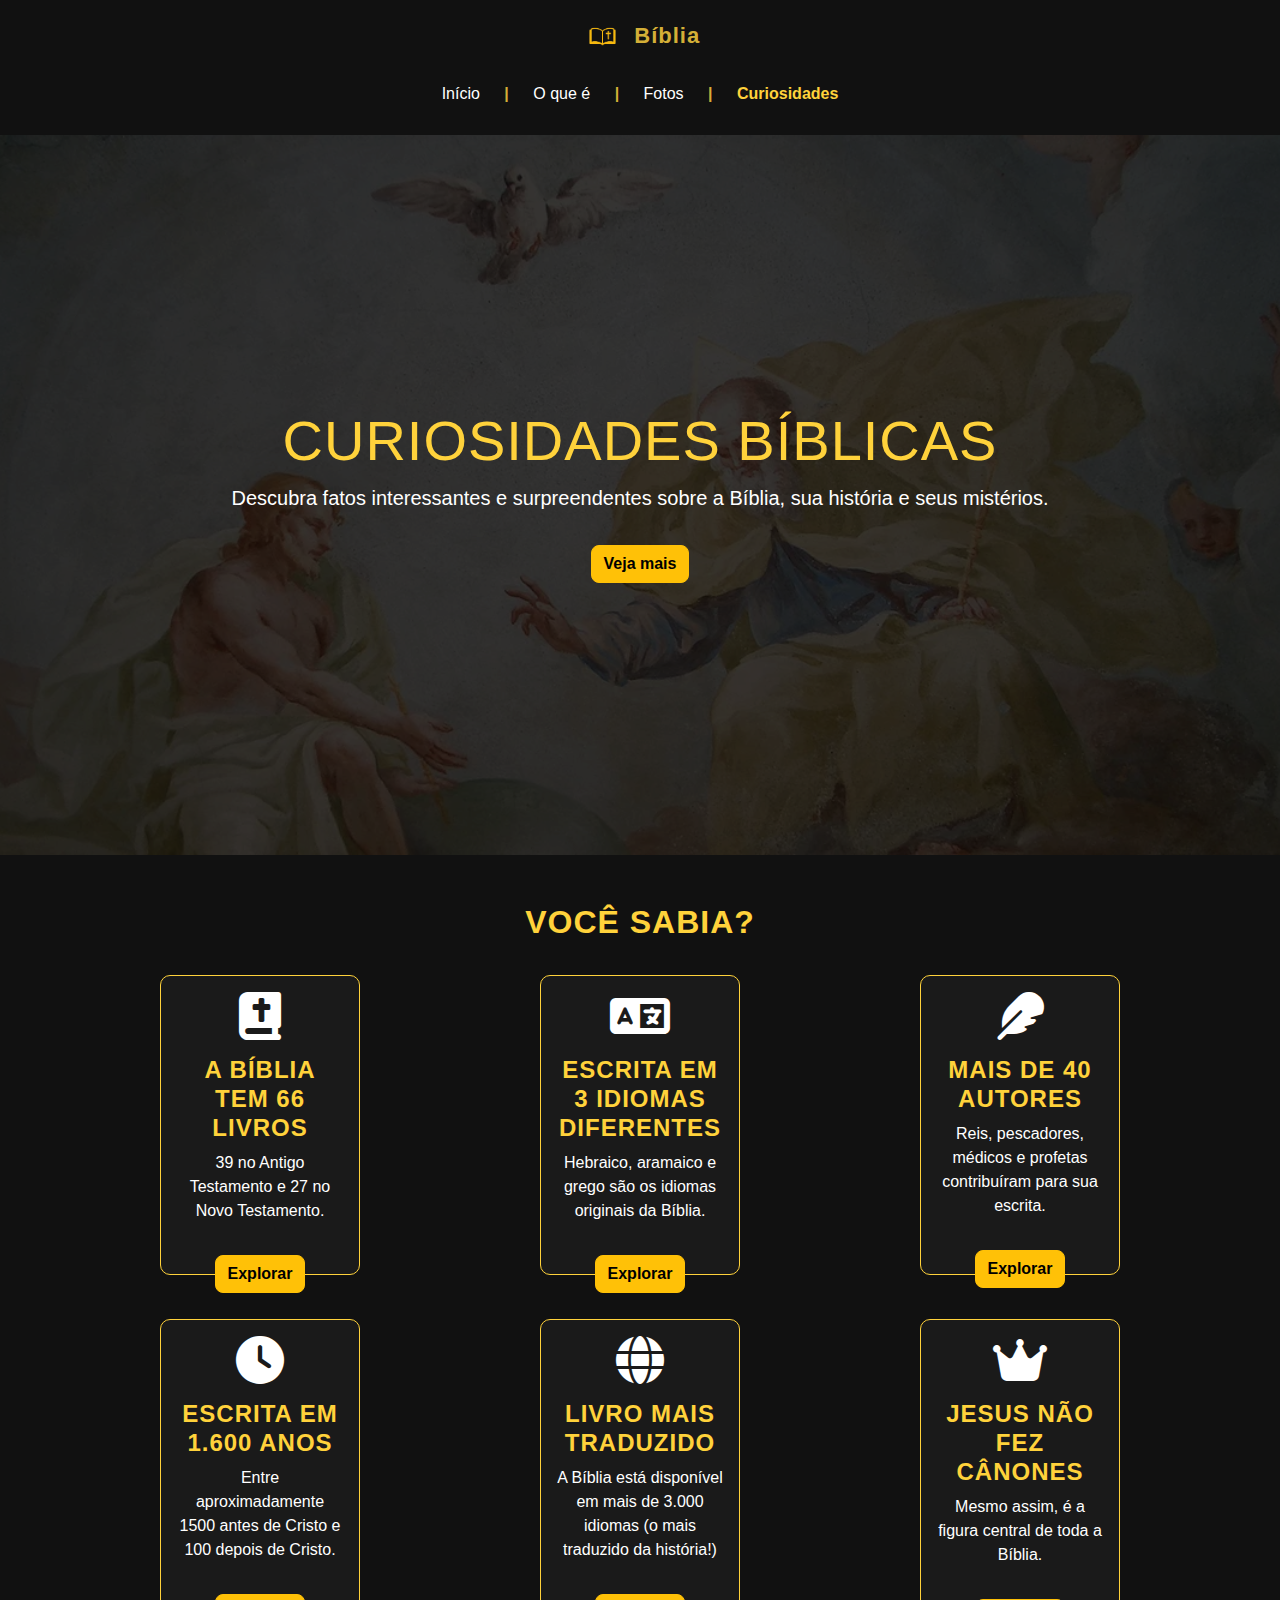
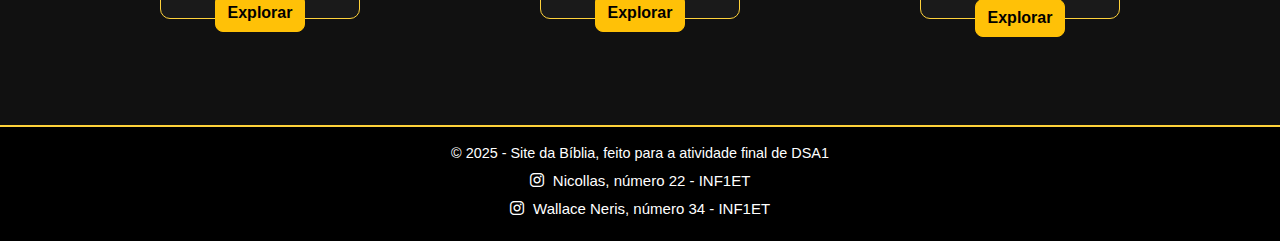
<file: curiosidades.html>
<!DOCTYPE html>
<html lang="pt-br">

<head>
  <meta charset="UTF-8">
  <meta name="viewport" content="width=device-width, initial-scale=1.0">
  <title>Curiosidades - Bíblia</title>
  <link rel="icon" href="images/Biblelogo.png" type="image/png">
  <link rel="stylesheet" href="https://cdnjs.cloudflare.com/ajax/libs/font-awesome/6.5.0/css/all.min.css">
  <link href="https://cdn.jsdelivr.net/npm/bootstrap@5.3.0/dist/css/bootstrap.min.css" rel="stylesheet">
  <link rel="stylesheet" href="css/style.css">
</head>

<body>

  <!-- Topo com logo -->
  <div class="top-header text-center py-3">
    <img src="images/Biblelogo.png" alt="Logo Bíblia" class="logo-header">
    <span class="titulo-header">Bíblia</span>
  </div>
  <div class="linha-dourada"></div>

  <!-- Menu -->
  <nav class="menu-header text-center mb-4">
    <a href="index.html" class="menu-link btn-animado1">Início</a>
    <span class="divisor">|</span>
    <a href="oquee.html" class="menu-link btn-animado1">O que é</a>
    <span class="divisor">|</span>
    <a href="fotos.html" class="menu-link btn-animado1">Fotos</a>
    <span class="divisor">|</span>
    <a href="curiosidades.html" class="menu-link text-warning fw-bold btn-animado1">Curiosidades</a>
  </nav>

  <!-- Hero -->
  <header class="hero-header4">
    <div class="header-content">
      <h1 class="display-4 text-warning">Curiosidades Bíblicas</h1>
      <p class="lead">Descubra fatos interessantes e surpreendentes sobre a Bíblia, sua história e seus mistérios.</p>
      <a href="https://www.bibliaon.com/curiosidades_biblicas/" class="btn btn-warning mt-3 fw-bold btn-animado">Veja mais</a>
    </div>
  </header>

  <!-- Curiosidades -->
  <section class="container py-5">
    <h2 class="text-warning text-center mb-4">Você sabia?</h2>
    <div class="row g-4">

      <div class="col-md-4">
        <div class="livro-card1 text-center p-3">
          <i class="fa-solid fa-book-bible fa-3x mb-3"></i>
          <h4>A Bíblia tem 66 livros</h4>
          <p>39 no Antigo Testamento e 27 no Novo Testamento.</p>
          <a href="oquee.html" class="btn btn-warning mt-3 fw-bold btn-animado">Explorar</a>
        </div>
      </div>

      <div class="col-md-4">
        <div class="livro-card1 text-center p-3">
          <i class="fa-solid fa-language fa-3x mb-3"></i>
          <h4>Escrita em 3 idiomas diferentes</h4>
          <p>Hebraico, aramaico e grego são os idiomas originais da Bíblia.</p>
          <a href="https://lista.mercadolivre.com.br/biblia-em-hebraico-aramaico-e-grego" class="btn btn-warning mt-3 fw-bold btn-animado">Explorar</a>
        </div>
      </div>

      <div class="col-md-4">
        <div class="livro-card1 text-center p-3">
          <i class="fa-solid fa-feather fa-3x mb-3"></i>
          <h4>Mais de 40 autores</h4>
          <p>Reis, pescadores, médicos e profetas contribuíram para sua escrita.</p>
          <a href="https://pt.wikipedia.org/wiki/Autores_da_B%C3%ADblia" class="btn btn-warning mt-3 fw-bold btn-animado">Explorar</a>
        </div>
      </div>

      <div class="col-md-4">
        <div class="livro-card1 text-center p-3">
          <i class="fa-solid fa-clock fa-3x mb-3"></i>
          <h4>Escrita em 1.600 anos</h4>
          <p>Entre aproximadamente 1500 antes de Cristo e 100 depois de Cristo.</p>
          <a href="https://www.sbb.org.br/historia-da-biblia-sagrada" class="btn btn-warning mt-3 fw-bold btn-animado">Explorar</a>
        </div>
      </div>

      <div class="col-md-4">
        <div class="livro-card1 text-center p-3">
          <i class="fa-solid fa-globe fa-3x mb-3"></i>
          <h4>Livro mais traduzido</h4>
          <p>A Bíblia está disponível em mais de 3.000 idiomas (o mais traduzido da história!)</p>
          <a href="https://lausanne.org/pt-br/report/traducao-da-biblia?gad_source=1&gad_campaignid=21646685711&gbraid=0AAAAADgrln3t4PYP6ozBzts6zyaDIM3eb&gclid=Cj0KCQjw9czHBhCyARIsAFZlN8RGf9IZHTnHX76yYvAvZY8KwaeEI4Z3Dh4HFJcn8eqrOL7AtOZbjQQaAl8HEALw_wcB" class="btn btn-warning mt-3 fw-bold btn-animado">Explorar</a>
        </div>
      </div>

      <div class="col-md-4">
        <div class="livro-card1 text-center p-3">
          <i class="fa-solid fa-crown fa-3x mb-3"></i>
          <h4>Jesus não fez Cânones</h4>
          <p>Mesmo assim, é a figura central de toda a Bíblia.</p>
          <a href="https://pt.wikipedia.org/wiki/Jesus" class="btn btn-warning mt-3 fw-bold btn-animado">Explorar</a>
        </div>
      </div>

    </div>
  </section>

  <!-- Footer -->
  <footer class="bg-black text-center py-3 mt-5">
    <p class="mb-0">© 2025 - Site da Bíblia, feito para a atividade final de DSA1</p>
    <div class="footer-item">
      <a href="https://www.instagram.com/nnunes.01/" target="_blank" class="footer-link">
        <i class="fab fa-instagram"></i> Nicollas, número 22 - INF1ET
      </a>
    </div>
    <div class="footer-item">
      <a href="https://www.instagram.com/wallace_neris0/" target="_blank" class="footer-link">
        <i class="fab fa-instagram"></i> Wallace Neris, número 34 - INF1ET
      </a>
    </div>
  </footer>

  <script src="https://cdn.jsdelivr.net/npm/bootstrap@5.3.0/dist/js/bootstrap.bundle.min.js"></script>
</body>

</html>
</file>
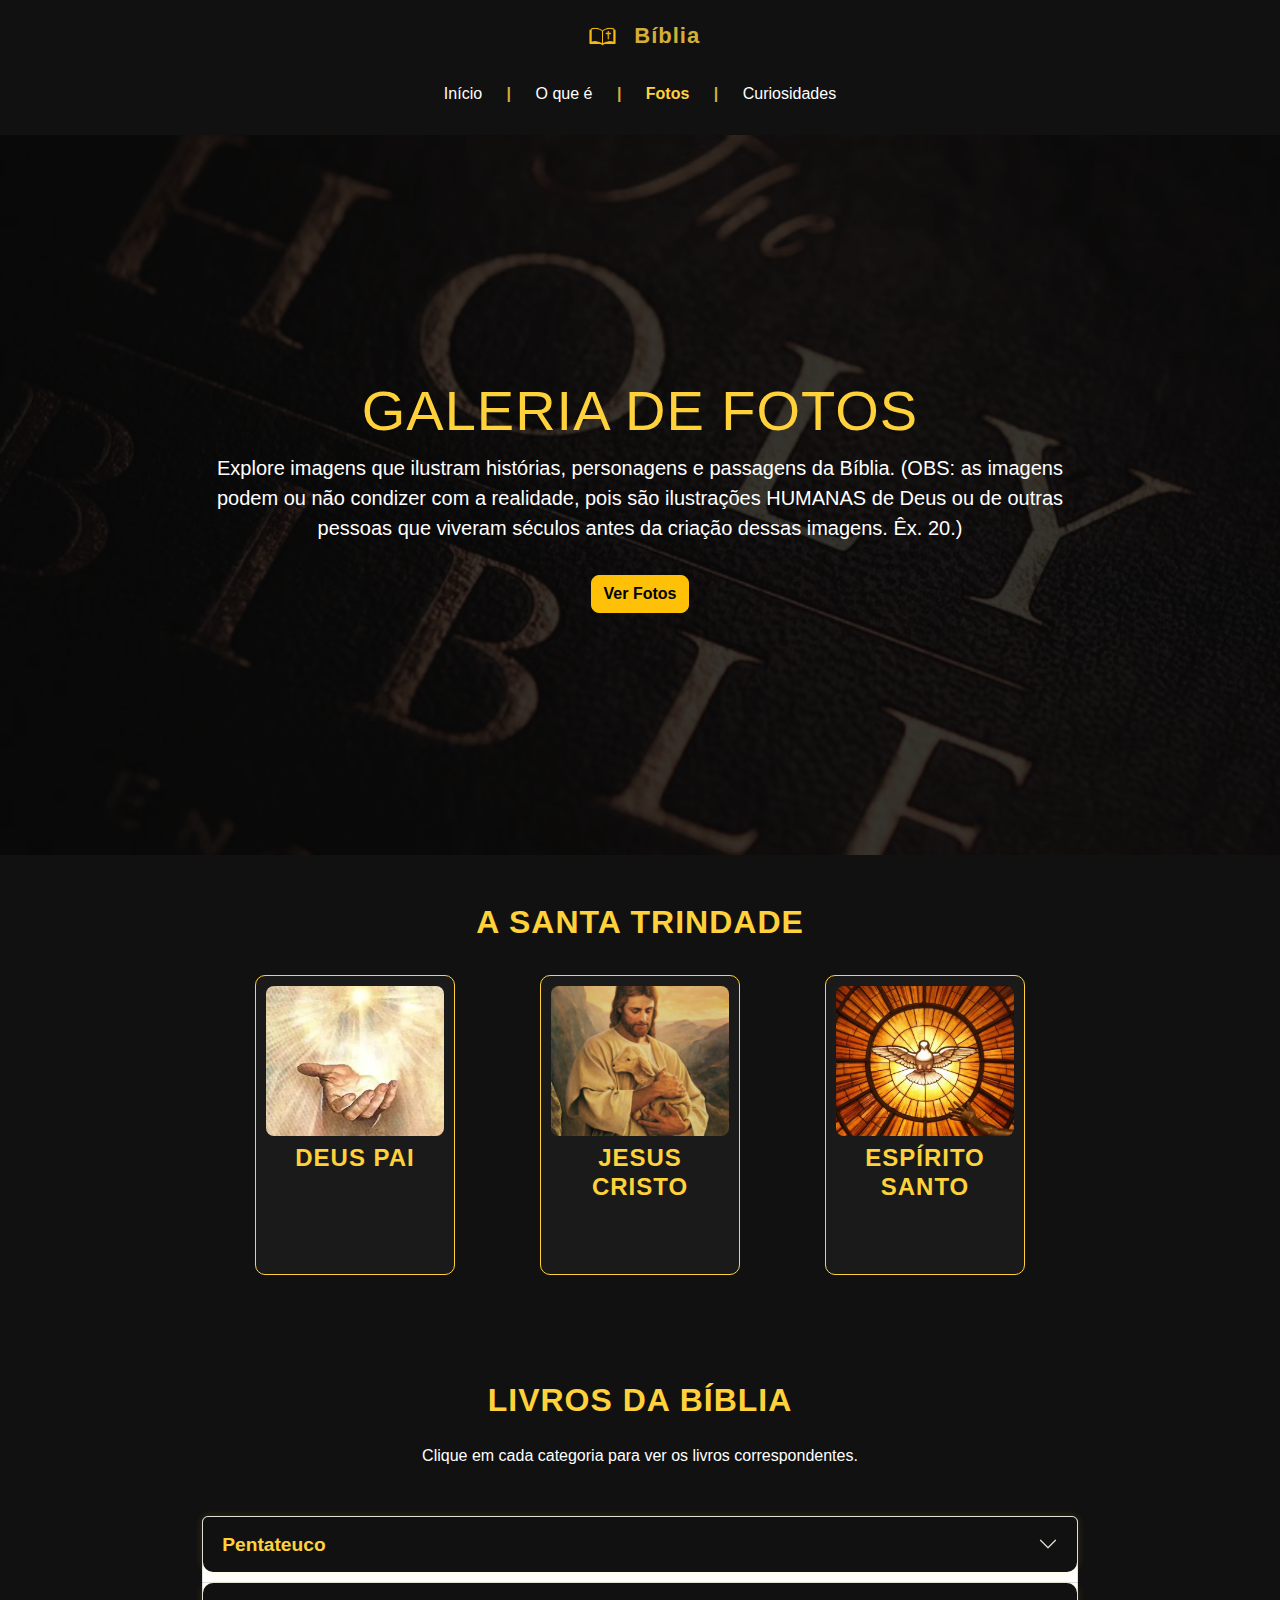
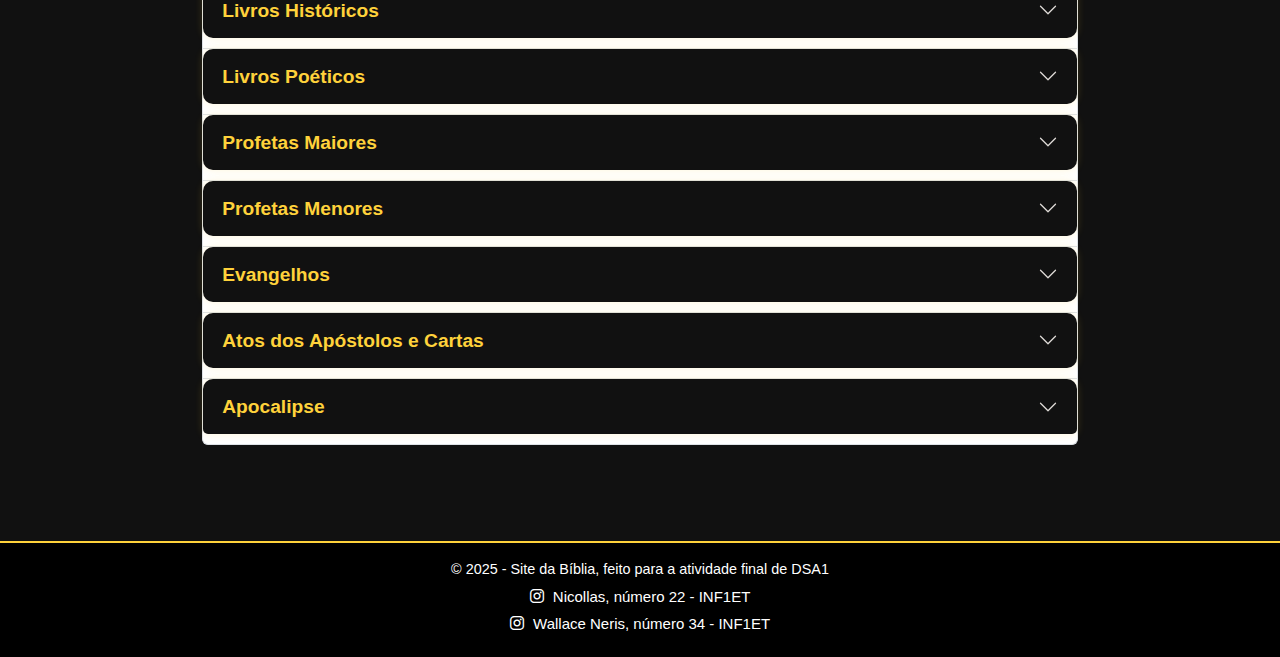
<file: fotos.html>
<!DOCTYPE html>
<html lang="pt-br">

<head>
  <meta charset="UTF-8">
  <meta name="viewport" content="width=device-width, initial-scale=1.0">
  <title>Fotos - Bíblia</title>
  <link rel="icon" href="images/Biblelogo.png" type="image/png">
  <link rel="stylesheet" href="https://cdnjs.cloudflare.com/ajax/libs/font-awesome/6.5.0/css/all.min.css">
  <link href="https://cdn.jsdelivr.net/npm/bootstrap@5.3.0/dist/css/bootstrap.min.css" rel="stylesheet">
  <link rel="stylesheet" href="css/style.css">
</head>

<body>

  <!-- Topo com logo -->
  <div class="top-header text-center py-3">
    <img src="images/Biblelogo.png" alt="Logo Bíblia" class="logo-header">
    <span class="titulo-header">Bíblia</span>
  </div>
  <div class="linha-dourada"></div>

  <!-- Menu -->
  <nav class="menu-header text-center mb-4">
    <a href="index.html" class="menu-link btn-animado1">Início</a>
    <span class="divisor">|</span>
    <a href="oquee.html" class="menu-link btn-animado1">O que é</a>
    <span class="divisor">|</span>
    <a href="fotos.html" class="menu-link text-warning fw-bold btn-animado1">Fotos</a>
    <span class="divisor">|</span>
    <a href="curiosidades.html" class="menu-link btn-animado1">Curiosidades</a>
  </nav>

  <!-- Hero header -->
  <header class="hero-header3">
    <div class="header-content">
      <h1 class="display-4 text-warning">Galeria de Fotos</h1>
      <p class="lead">Explore imagens que ilustram histórias, personagens e passagens da Bíblia. (OBS: as imagens podem
        ou não condizer com a realidade, pois são ilustrações HUMANAS de Deus ou de outras pessoas que viveram séculos
        antes da criação dessas imagens. Êx. 20.) </p>
      <a href="https://www.sbb.org.br/museu-da-biblia" class="btn btn-warning mt-3 fw-bold btn-animado">Ver Fotos</a>
    </div>
  </header>

  <!-- Destaques: Deus, Jesus e Espírito Santo -->
  <section class="container py-5 text-center">
    <h2 class="text-warning mb-4">A santa trindade</h2>
    <div class="row g-4 justify-content-center">
      <div class="col-md-3">
        <div class="livro-card1">
          <img src="images/deuspai.webp" alt="Deus Pai" class="img-fluid mb-2">
          <h4>Deus Pai</h4>
        </div>
      </div>
      <div class="col-md-3">
        <div class="livro-card1">
          <img src="images/jesus1.webp" alt="Jesus Cristo" class="img-fluid mb-2">
          <h4>Jesus Cristo</h4>
        </div>
      </div>
      <div class="col-md-3">
        <div class="livro-card1">
          <img src="images/espiritosanto.jpg" alt="Espírito Santo" class="img-fluid mb-2">
          <h4>Espírito Santo</h4>
        </div>
      </div>
    </div>
  </section>

  <!-- Galeria dos livros -->
  <section class="sobre-section container py-5">
    <h2 class="text-warning text-center mb-4">Livros da Bíblia</h2>
    <p class="text-center mb-5">Clique em cada categoria para ver os livros correspondentes.</p>

    <div class="accordion" id="bibleAccordion">

      <!-- Pentateuco -->
      <div class="accordion-item">
        <h2 class="accordion-header" id="headingPentateuco">
          <button class="accordion-button collapsed bg-dark text-warning" type="button" data-bs-toggle="collapse"
            data-bs-target="#collapsePentateuco" aria-expanded="false" aria-controls="collapsePentateuco">
            Pentateuco
          </button>
        </h2>
        <div id="collapsePentateuco" class="accordion-collapse collapse" aria-labelledby="headingPentateuco"
          data-bs-parent="#bibleAccordion">
          <div class="accordion-body">
            <div class="row g-4">
              <div class="col-md-3">
                <div class="livro-card1 text-center"><img src="images/genesis.jpg">
                  <h4>Gênesis</h4>
                </div>
              </div>
              <div class="col-md-3">
                <div class="livro-card1 text-center"><img src="images/exodo.webp">
                  <h4>Êxodo</h4>
                </div>
              </div>
              <div class="col-md-3">
                <div class="livro-card1 text-center"><img src="images/levitico.webp">
                  <h4>Levítico</h4>
                </div>
              </div>
              <div class="col-md-3">
                <div class="livro-card1 text-center"><img src="images/numeros.jpg">
                  <h4>Números</h4>
                </div>
              </div>
              <div class="col-md-3">
                <div class="livro-card1 text-center"><img src="images/deuteronomio.webp">
                  <h4>Deuteronômio</h4>
                </div>
              </div>
            </div>
          </div>
        </div>
      </div>

      <!-- Livros Históricos -->
      <div class="accordion-item">
        <h2 class="accordion-header" id="headingHistoricos">
          <button class="accordion-button collapsed bg-dark text-warning" type="button" data-bs-toggle="collapse"
            data-bs-target="#collapseHistoricos" aria-expanded="false" aria-controls="collapseHistoricos">
            Livros Históricos
          </button>
        </h2>
        <div id="collapseHistoricos" class="accordion-collapse collapse" aria-labelledby="headingHistoricos"
          data-bs-parent="#bibleAccordion">
          <div class="accordion-body">
            <div class="row g-4">
              <div class="col-md-3">
                <div class="livro-card1 text-center"><img src="images/josue.jpeg">
                  <h4>Josué</h4>
                </div>
              </div>
              <div class="col-md-3">
                <div class="livro-card1 text-center"><img src="images/juizes.jpg">
                  <h4>Juízes</h4>
                </div>
              </div>
              <div class="col-md-3">
                <div class="livro-card1 text-center"><img src="images/rute.jpg">
                  <h4>Rute</h4>
                </div>
              </div>
              <div class="col-md-3">
                <div class="livro-card1 text-center"><img src="images/1samuel.webp">
                  <h4>1 Samuel</h4>
                </div>
              </div>
              <div class="col-md-3">
                <div class="livro-card1 text-center"><img src="images/2samuel.jpg">
                  <h4>2 Samuel</h4>
                </div>
              </div>
              <div class="col-md-3">
                <div class="livro-card1 text-center"><img src="images/1reis.webp">
                  <h4>1 Reis</h4>
                </div>
              </div>
              <div class="col-md-3">
                <div class="livro-card1 text-center"><img src="images/2reis.jpg">
                  <h4>2 Reis</h4>
                </div>
              </div>
              <div class="col-md-3">
                <div class="livro-card1 text-center"><img src="images/1cronicas.jpg">
                  <h4>1 Crônicas</h4>
                </div>
              </div>
              <div class="col-md-3">
                <div class="livro-card1 text-center"><img src="images/2cronicas.jpg">
                  <h4>2 Crônicas</h4>
                </div>
              </div>
              <div class="col-md-3">
                <div class="livro-card1 text-center"><img src="images/esdras.avif">
                  <h4>Esdras</h4>
                </div>
              </div>
              <div class="col-md-3">
                <div class="livro-card1 text-center"><img src="images/neemias.jpg">
                  <h4>Neemias</h4>
                </div>
              </div>
              <div class="col-md-3">
                <div class="livro-card1 text-center"><img src="images/ester.jpg">
                  <h4>Ester</h4>
                </div>
              </div>
            </div>
          </div>
        </div>
      </div>

      <!-- Livros Poéticos -->
      <div class="accordion-item">
        <h2 class="accordion-header" id="headingPoeticos">
          <button class="accordion-button collapsed bg-dark text-warning" type="button" data-bs-toggle="collapse"
            data-bs-target="#collapsePoeticos" aria-expanded="false" aria-controls="collapsePoeticos">
            Livros Poéticos
          </button>
        </h2>
        <div id="collapsePoeticos" class="accordion-collapse collapse" aria-labelledby="headingPoeticos"
          data-bs-parent="#bibleAccordion">
          <div class="accordion-body">
            <div class="row g-4">
              <div class="col-md-3">
                <div class="livro-card1 text-center"><img src="images/jo.jpg">
                  <h4>Jó</h4>
                </div>
              </div>
              <div class="col-md-3">
                <div class="livro-card1 text-center"><img src="images/salmos.jpeg">
                  <h4>Salmos</h4>
                </div>
              </div>
              <div class="col-md-3">
                <div class="livro-card1 text-center"><img src="images/proverbios.jpg">
                  <h4>Provérbios</h4>
                </div>
              </div>
              <div class="col-md-3">
                <div class="livro-card1 text-center"><img src="images/eclesiastes.webp">
                  <h4>Eclesiastes</h4>
                </div>
              </div>
              <div class="col-md-3">
                <div class="livro-card1 text-center"><img src="images/canticodoscanticos.jpg">
                  <h4>Cânticos</h4>
                </div>
              </div>
            </div>
          </div>
        </div>
      </div>

      <!-- Profetas Maiores -->
      <div class="accordion-item">
        <h2 class="accordion-header" id="headingProfMaiores">
          <button class="accordion-button collapsed bg-dark text-warning" type="button" data-bs-toggle="collapse"
            data-bs-target="#collapseProfMaiores" aria-expanded="false" aria-controls="collapseProfMaiores">
            Profetas Maiores
          </button>
        </h2>
        <div id="collapseProfMaiores" class="accordion-collapse collapse" aria-labelledby="headingProfMaiores"
          data-bs-parent="#bibleAccordion">
          <div class="accordion-body">
            <div class="row g-4">
              <div class="col-md-3">
                <div class="livro-card1 text-center"><img src="images/isais.jpg">
                  <h4>Isaías</h4>
                </div>
              </div>
              <div class="col-md-3">
                <div class="livro-card1 text-center"><img src="images/jeremias.jpg">
                  <h4>Jeremias</h4>
                </div>
              </div>
              <div class="col-md-3">
                <div class="livro-card1 text-center"><img src="images/lamentacoes.png">
                  <h4>Lamentações</h4>
                </div>
              </div>
              <div class="col-md-3">
                <div class="livro-card1 text-center"><img src="images/ezequiel.jpg">
                  <h4>Ezequiel</h4>
                </div>
              </div>
              <div class="col-md-3">
                <div class="livro-card1 text-center"><img src="images/daniel.jpeg">
                  <h4>Daniel</h4>
                </div>
              </div>
            </div>
          </div>
        </div>
      </div>

      <!-- Profetas Menores -->
      <div class="accordion-item">
        <h2 class="accordion-header" id="headingProfMenores">
          <button class="accordion-button collapsed bg-dark text-warning" type="button" data-bs-toggle="collapse"
            data-bs-target="#collapseProfMenores" aria-expanded="false" aria-controls="collapseProfMenores">
            Profetas Menores
          </button>
        </h2>
        <div id="collapseProfMenores" class="accordion-collapse collapse" aria-labelledby="headingProfMenores"
          data-bs-parent="#bibleAccordion">
          <div class="accordion-body">
            <div class="row g-4">
              <div class="col-md-3">
                <div class="livro-card1 text-center"><img src="images/oseias.jpg">
                  <h4>Oséias</h4>
                </div>
              </div>
              <div class="col-md-3">
                <div class="livro-card1 text-center"><img src="images/joel.jpg">
                  <h4>Joel</h4>
                </div>
              </div>
              <div class="col-md-3">
                <div class="livro-card1 text-center"><img src="images/amos.jpg">
                  <h4>Amós</h4>
                </div>
              </div>
              <div class="col-md-3">
                <div class="livro-card1 text-center"><img src="images/obadias.jpg">
                  <h4>Obadias</h4>
                </div>
              </div>
              <div class="col-md-3">
                <div class="livro-card1 text-center"><img src="images/joao.png">
                  <h4>Jonas</h4>
                </div>
              </div>
              <div class="col-md-3">
                <div class="livro-card1 text-center"><img src="images/miqueias.jpg">
                  <h4>Miquéias</h4>
                </div>
              </div>
              <div class="col-md-3">
                <div class="livro-card1 text-center"><img src="images/naum.jpg">
                  <h4>Naum</h4>
                </div>
              </div>
              <div class="col-md-3">
                <div class="livro-card1 text-center"><img src="images/habacuque.jpg">
                  <h4>Habacuque</h4>
                </div>
              </div>
              <div class="col-md-3">
                <div class="livro-card1 text-center"><img src="images/sofonias.jpg">
                  <h4>Sofonias</h4>
                </div>
              </div>
              <div class="col-md-3">
                <div class="livro-card1 text-center"><img src="images/ageu.jpg">
                  <h4>Ageu</h4>
                </div>
              </div>
              <div class="col-md-3">
                <div class="livro-card1 text-center"><img src="images/zacarias.jpeg">
                  <h4>Zacarias</h4>
                </div>
              </div>
              <div class="col-md-3">
                <div class="livro-card1 text-center"><img src="images/malaquias.jpg">
                  <h4>Malaquias</h4>
                </div>
              </div>
            </div>
          </div>
        </div>
      </div>

      <!-- Evangelhos -->
      <div class="accordion-item">
        <h2 class="accordion-header" id="headingEvangelhos">
          <button class="accordion-button collapsed bg-dark text-warning" type="button" data-bs-toggle="collapse"
            data-bs-target="#collapseEvangelhos" aria-expanded="false" aria-controls="collapseEvangelhos">
            Evangelhos
          </button>
        </h2>
        <div id="collapseEvangelhos" class="accordion-collapse collapse" aria-labelledby="headingEvangelhos"
          data-bs-parent="#bibleAccordion">
          <div class="accordion-body">
            <div class="row g-4">
              <div class="col-md-3">
                <div class="livro-card1 text-center"><img src="images/mateus.webp">
                  <h4>Mateus</h4>
                </div>
              </div>
              <div class="col-md-3">
                <div class="livro-card1 text-center"><img src="images/marcos.jpeg">
                  <h4>Marcos</h4>
                </div>
              </div>
              <div class="col-md-3">
                <div class="livro-card1 text-center"><img src="images/lucas.webp">
                  <h4>Lucas</h4>
                </div>
              </div>
              <div class="col-md-3">
                <div class="livro-card1 text-center"><img src="images/joao.png">
                  <h4>João</h4>
                </div>
              </div>
            </div>
          </div>
        </div>
      </div>

      <!-- Atos e Cartas -->
      <div class="accordion-item">
        <h2 class="accordion-header" id="headingAtosCartas">
          <button class="accordion-button collapsed bg-dark text-warning" type="button" data-bs-toggle="collapse"
            data-bs-target="#collapseAtosCartas" aria-expanded="false" aria-controls="collapseAtosCartas">
            Atos dos Apóstolos e Cartas
          </button>
        </h2>
        <div id="collapseAtosCartas" class="accordion-collapse collapse" aria-labelledby="headingAtosCartas"
          data-bs-parent="#bibleAccordion">
          <div class="accordion-body">
            <div class="row g-4">
              <div class="col-md-3">
                <div class="livro-card1 text-center"><img src="images/atos.jpeg">
                  <h4>Atos dos Apóstolos</h4>
                </div>
              </div>
              <div class="col-md-3">
                <div class="livro-card1 text-center"><img src="images/romanos.jpeg">
                  <h4>Romanos</h4>
                </div>
              </div>
              <div class="col-md-3">
                <div class="livro-card1 text-center"><img src="images/1corintios.webp">
                  <h4>1 Coríntios</h4>
                </div>
              </div>
              <div class="col-md-3">
                <div class="livro-card1 text-center"><img src="images/2corintios.webp">
                  <h4>2 Coríntios</h4>
                </div>
              </div>
              <div class="col-md-3">
                <div class="livro-card1 text-center"><img src="images/galatas.jpg">
                  <h4>Gálatas</h4>
                </div>
              </div>
              <div class="col-md-3">
                <div class="livro-card1 text-center"><img src="images/efesios.jpg">
                  <h4>Efésios</h4>
                </div>
              </div>
              <div class="col-md-3">
                <div class="livro-card1 text-center"><img src="images/filipenss.jpg">
                  <h4>Filipenses</h4>
                </div>
              </div>
              <div class="col-md-3">
                <div class="livro-card1 text-center"><img src="images/colossenses.jpg">
                  <h4>Colossenses</h4>
                </div>
              </div>
              <div class="col-md-3">
                <div class="livro-card1 text-center"><img src="images/1tessalonicenses.jpg">
                  <h4>1 Tessalonicenses</h4>
                </div>
              </div>
              <div class="col-md-3">
                <div class="livro-card1 text-center"><img src="images/2tessalonicenses.webp">
                  <h4>2 Tessalonicenses</h4>
                </div>
              </div>
              <div class="col-md-3">
                <div class="livro-card1 text-center"><img src="images/1timoteo.webp">
                  <h4>1 Timóteo</h4>
                </div>
              </div>
              <div class="col-md-3">
                <div class="livro-card1 text-center"><img src="images/2timoteo.jpg">
                  <h4>2 Timóteo</h4>
                </div>
              </div>
              <div class="col-md-3">
                <div class="livro-card1 text-center"><img src="images/tito.jpg">
                  <h4>Tito</h4>
                </div>
              </div>
              <div class="col-md-3">
                <div class="livro-card1 text-center"><img src="images/filemom.jpg">
                  <h4>Filemom</h4>
                </div>
              </div>
              <div class="col-md-3">
                <div class="livro-card1 text-center"><img src="images/hebreus.jpeg">
                  <h4>Hebreus</h4>
                </div>
              </div>
              <div class="col-md-3">
                <div class="livro-card1 text-center"><img src="images/tiago.jpg">
                  <h4>Tiago</h4>
                </div>
              </div>
              <div class="col-md-3">
                <div class="livro-card1 text-center"><img src="images/1pedro.avif">
                  <h4>1 Pedro</h4>
                </div>
              </div>
              <div class="col-md-3">
                <div class="livro-card1 text-center"><img src="images/2pedro.jpg">
                  <h4>2 Pedro</h4>
                </div>
              </div>
              <div class="col-md-3">
                <div class="livro-card1 text-center"><img src="images/1 joao.webp">
                  <h4>1 João</h4>
                </div>
              </div>
              <div class="col-md-3">
                <div class="livro-card1 text-center"><img src="images/2joao.webp">
                  <h4>2 João</h4>
                </div>
              </div>
              <div class="col-md-3">
                <div class="livro-card1 text-center"><img src="images/3joao.jpg">
                  <h4>3 João</h4>
                </div>
              </div>
              <div class="col-md-3">
                <div class="livro-card1 text-center"><img src="images/judas.jpg">
                  <h4>Judas</h4>
                </div>
              </div>
            </div>
          </div>
        </div>
      </div>

      <!-- Apocalipse -->
      <div class="accordion-item">
        <h2 class="accordion-header" id="headingApocalipse">
          <button class="accordion-button collapsed bg-dark text-warning" type="button" data-bs-toggle="collapse"
            data-bs-target="#collapseApocalipse" aria-expanded="false" aria-controls="collapseApocalipse">
            Apocalipse
          </button>
        </h2>
        <div id="collapseApocalipse" class="accordion-collapse collapse" aria-labelledby="headingApocalipse"
          data-bs-parent="#bibleAccordion">
          <div class="accordion-body">
            <div class="row g-4">
              <div class="col-md-3">
                <div class="livro-card1 text-center"><img src="images/apocalipse.jpg">
                  <h4>Apocalipse</h4>
                </div>
              </div>
            </div>
          </div>
        </div>
      </div>

    </div>
  </section>

  <!-- Footer -->
  <footer class="bg-black text-center py-3 mt-5">
    <p class="mb-0">© 2025 - Site da Bíblia, feito para a atividade final de DSA1</p>
    <div class="footer-item">
      <a href="https://www.instagram.com/nnunes.01/" target="_blank" class="footer-link">
        <i class="fab fa-instagram"></i> Nicollas, número 22 - INF1ET
      </a>
    </div>
    <div class="footer-item">
      <a href="https://www.instagram.com/wallace_neris0/" target="_blank" class="footer-link">
        <i class="fab fa-instagram"></i> Wallace Neris, número 34 - INF1ET
      </a>
    </div>
  </footer>

  <script src="https://cdn.jsdelivr.net/npm/bootstrap@5.3.0/dist/js/bootstrap.bundle.min.js"></script>
</body>

</html>
</file>
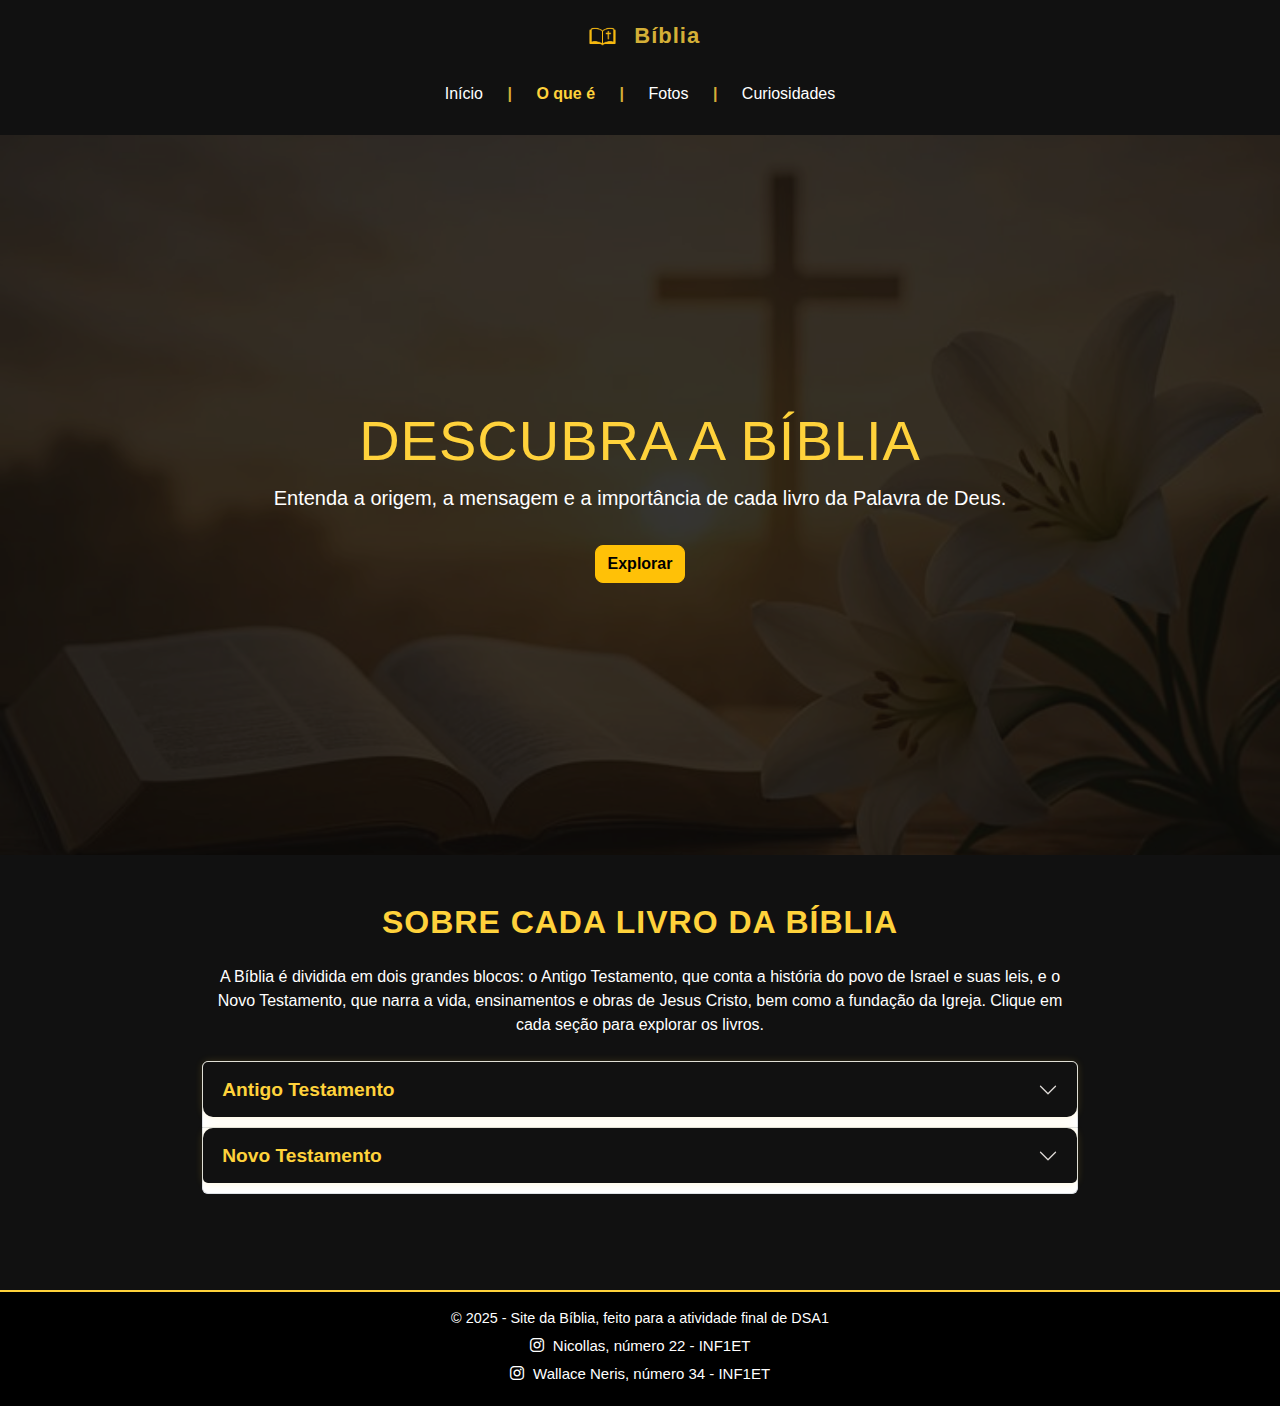
<file: oquee.html>
<!DOCTYPE html>
<html lang="pt-br">

<head>
  <meta charset="UTF-8">
  <meta name="viewport" content="width=device-width, initial-scale=1.0">
  <title>O que é - Bíblia</title>
  <link rel="icon" href="images/Biblelogo.png" type="image/png">
  <link rel="stylesheet" href="https://cdnjs.cloudflare.com/ajax/libs/font-awesome/6.5.0/css/all.min.css">
  <link href="https://cdn.jsdelivr.net/npm/bootstrap@5.3.0/dist/css/bootstrap.min.css" rel="stylesheet">
  <link rel="stylesheet" href="css/style.css">
</head>

<body>

  <!-- Topo com logo -->
  <div class="top-header text-center py-3">
    <img src="images/Biblelogo.png" alt="Logo Bíblia" class="logo-header">
    <span class="titulo-header">Bíblia</span>
  </div>
  <div class="linha-dourada"></div>

  <!-- Menu -->
  <nav class="menu-header text-center mb-4">
    <a href="index.html" class="menu-link btn-animado1">Início</a>
    <span class="divisor">|</span>
    <a href="oquee.html" class="menu-link text-warning fw-bold btn-animado1">O que é</a>
    <span class="divisor">|</span>
    <a href="fotos.html" class="menu-link btn-animado1">Fotos</a>
    <span class="divisor">|</span>
    <a href="curiosidades.html" class="menu-link btn-animado1">Curiosidades</a>
  </nav>

  <!-- Hero header -->
  <header class="hero-header2">
    <div class="header-content">
      <h1 class="display-4 text-warning">Descubra a Bíblia</h1>
      <p class="lead">Entenda a origem, a mensagem e a importância de cada livro da Palavra de Deus.</p>
      <a href="https://pt.wikipedia.org/wiki/B%C3%ADblia" class="btn btn-warning mt-3 fw-bold btn-animado">Explorar</a>
    </div>
  </header>

  <!-- Seção Sobre detalhada com acordeão -->
  <section id="sobre" class="sobre-section container py-5">
    <h2 class="text-warning text-center mb-4">Sobre Cada Livro da Bíblia</h2>
    <p class="text-center mb-4">A Bíblia é dividida em dois grandes blocos: o Antigo Testamento, que conta a história do
      povo de Israel e suas leis, e o Novo Testamento, que narra a vida, ensinamentos e obras de Jesus Cristo, bem como
      a fundação da Igreja. Clique em cada seção para explorar os livros.</p>

    <div class="accordion" id="bibleAccordion">

      <!-- Antigo Testamento -->
      <div class="accordion-item">
        <h2 class="accordion-header" id="headingOld">
          <button class="accordion-button collapsed" type="button" data-bs-toggle="collapse"
            data-bs-target="#collapseOld" aria-expanded="false" aria-controls="collapseOld">
            Antigo Testamento
          </button>
        </h2>
        <div id="collapseOld" class="accordion-collapse collapse" aria-labelledby="headingOld"
          data-bs-parent="#bibleAccordion">
          <div class="accordion-body">
            <div class="livro-card">
              <h4>Gênesis</h4>
              <p>Criação, Adão e Eva, Noé, Abraão e seus descendentes.</p>
            </div>
            <div class="livro-card">
              <h4>Êxodo</h4>
              <p>Saída do Egito, Moisés, Dez Mandamentos e Tabernáculo.</p>
            </div>
            <div class="livro-card">
              <h4>Levítico</h4>
              <p>Leis, rituais e instruções de pureza do povo de Israel.</p>
            </div>
            <div class="livro-card">
              <h4>Números</h4>
              <p>Jornada pelo deserto e desafios antes da Terra Prometida.</p>
            </div>
            <div class="livro-card">
              <h4>Deuteronômio</h4>
              <p>Revisão das leis e da história antes de entrar em Canaã.</p>
            </div>
            <div class="livro-card">
              <h4>Josué</h4>
              <p>Conquista da Terra Prometida e divisão entre tribos.</p>
            </div>
            <div class="livro-card">
              <h4>Juízes</h4>
              <p>Líderes de Israel antes da monarquia.</p>
            </div>
            <div class="livro-card">
              <h4>Rute</h4>
              <p>História de fé, lealdade e devoção familiar.</p>
            </div>
            <div class="livro-card">
              <h4>1 Samuel</h4>
              <p>Transição de Israel tribal para a monarquia, Samuel, Saul e Davi.</p>
            </div>
            <div class="livro-card">
              <h4>2 Samuel</h4>
              <p>Reinado de Davi e lições de liderança e fé.</p>
            </div>
            <div class="livro-card">
              <h4>1 Reis</h4>
              <p>História de Salomão e a divisão do reino.</p>
            </div>
            <div class="livro-card">
              <h4>2 Reis</h4>
              <p>Reis de Israel e Judá até o exílio babilônico.</p>
            </div>
            <div class="livro-card">
              <h4>1 Crônicas</h4>
              <p>Genealogias e reinado de Davi.</p>
            </div>
            <div class="livro-card">
              <h4>2 Crônicas</h4>
              <p>Reinado de Salomão e história de Judá.</p>
            </div>
            <div class="livro-card">
              <h4>Esdras</h4>
              <p>Retorno do exílio e reconstrução do Templo.</p>
            </div>
            <div class="livro-card">
              <h4>Neemias</h4>
              <p>Reconstrução dos muros de Jerusalém e reformas religiosas.</p>
            </div>
            <div class="livro-card">
              <h4>Esther</h4>
              <p>História de coragem da rainha Esther para salvar os judeus.</p>
            </div>
            <div class="livro-card">
              <h4>Jó</h4>
              <p>Exploração da fé, sofrimento e justiça de Deus.</p>
            </div>
            <div class="livro-card">
              <h4>Salmos</h4>
              <p>Poemas e cânticos de louvor e oração.</p>
            </div>
            <div class="livro-card">
              <h4>Provérbios</h4>
              <p>Ensinamentos de sabedoria prática e moral.</p>
            </div>
            <div class="livro-card">
              <h4>Eclesiastes</h4>
              <p>Reflexões sobre a vida, trabalho e vaidade.</p>
            </div>
            <div class="livro-card">
              <h4>Cântico dos Cânticos</h4>
              <p>Poema de amor e beleza simbólica.</p>
            </div>
            <div class="livro-card">
              <h4>Isaías</h4>
              <p>Profecias de juízo e esperança messiânica.</p>
            </div>
            <div class="livro-card">
              <h4>Jeremias</h4>
              <p>Profecias de advertência e promessa de restauração.</p>
            </div>
            <div class="livro-card">
              <h4>Lamentações</h4>
              <p>Choro da destruição de Jerusalém e esperança em Deus.</p>
            </div>
            <div class="livro-card">
              <h4>Ezequiel</h4>
              <p>Visões e mensagens de restauração durante o exílio.</p>
            </div>
            <div class="livro-card">
              <h4>Daniel</h4>
              <p>Profecias, sonhos e fidelidade a Deus em tempos difíceis.</p>
            </div>
            <div class="livro-card">
              <h4>Oséias</h4>
              <p>Profecias sobre fidelidade e amor de Deus.</p>
            </div>
            <div class="livro-card">
              <h4>Joel</h4>
              <p>Chamado ao arrependimento e promessa de derramamento do Espírito.</p>
            </div>
            <div class="livro-card">
              <h4>Amós</h4>
              <p>Justiça social e julgamento divino.</p>
            </div>
            <div class="livro-card">
              <h4>Obadias</h4>
              <p>Profecia contra Edom e vindicação de Israel.</p>
            </div>
            <div class="livro-card">
              <h4>Jonas</h4>
              <p>História de arrependimento e misericórdia.</p>
            </div>
            <div class="livro-card">
              <h4>Miquéias</h4>
              <p>Profecias de juízo e esperança messiânica.</p>
            </div>
            <div class="livro-card">
              <h4>Naum</h4>
              <p>Profecia sobre a queda de Nínive.</p>
            </div>
            <div class="livro-card">
              <h4>Habacuque</h4>
              <p>Diálogo com Deus sobre justiça e sofrimento.</p>
            </div>
            <div class="livro-card">
              <h4>Sofonias</h4>
              <p>Chamado ao arrependimento e esperança futura.</p>
            </div>
            <div class="livro-card">
              <h4>Ageu</h4>
              <p>Exortação à reconstrução do Templo.</p>
            </div>
            <div class="livro-card">
              <h4>Zacarias</h4>
              <p>Profecias de restauração e messianismo.</p>
            </div>
            <div class="livro-card">
              <h4>Malaquias</h4>
              <p>Profeta final do Antigo Testamento, chamando Israel ao arrependimento.</p>
            </div>
          </div>
        </div>
      </div>

      <!-- Novo Testamento -->
      <div class="accordion-item">
        <h2 class="accordion-header" id="headingNew">
          <button class="accordion-button collapsed" type="button" data-bs-toggle="collapse"
            data-bs-target="#collapseNew" aria-expanded="false" aria-controls="collapseNew">
            Novo Testamento
          </button>
        </h2>
        <div id="collapseNew" class="accordion-collapse collapse" aria-labelledby="headingNew"
          data-bs-parent="#bibleAccordion">
          <div class="accordion-body">
            <div class="livro-card">
              <h4>Mateus</h4>
              <p>Vida, ministério, morte e ressurreição de Jesus, cumprimento das profecias.</p>
            </div>
            <div class="livro-card">
              <h4>Marcos</h4>
              <p>Milagres e ensinamentos de Jesus, destacando autoridade e compaixão.</p>
            </div>
            <div class="livro-card">
              <h4>Lucas</h4>
              <p>Detalhes sobre o nascimento de Jesus e cuidado pelos marginalizados.</p>
            </div>
            <div class="livro-card">
              <h4>João</h4>
              <p>Identidade divina de Jesus, palavras de vida eterna e relacionamento com o Pai.</p>
            </div>
            <div class="livro-card">
              <h4>Atos dos Apóstolos</h4>
              <p>Início da Igreja, primeiros missionários e derramamento do Espírito Santo.</p>
            </div>
            <div class="livro-card">
              <h4>Romanos</h4>
              <p>Carta de Paulo sobre fé, salvação e vida cristã.</p>
            </div>
            <div class="livro-card">
              <h4>1 Coríntios</h4>
              <p>Instruções para a igreja de Corinto sobre moral, fé e adoração.</p>
            </div>
            <div class="livro-card">
              <h4>2 Coríntios</h4>
              <p>Enfatiza reconciliação, generosidade e defesa do ministério de Paulo.</p>
            </div>
            <div class="livro-card">
              <h4>Gálatas</h4>
              <p>Liberdade em Cristo e superação da lei.</p>
            </div>
            <div class="livro-card">
              <h4>Efésios</h4>
              <p>Exorta à unidade e amor na igreja.</p>
            </div>
            <div class="livro-card">
              <h4>Filipenses</h4>
              <p>Alegre perseverança na fé e exemplo de Cristo.</p>
            </div>
            <div class="livro-card">
              <h4>Colossenses</h4>
              <p>Supremacia de Cristo e vida em santidade.</p>
            </div>
            <div class="livro-card">
              <h4>1 Tessalonicenses</h4>
              <p>Instruções e encorajamento aos novos cristãos.</p>
            </div>
            <div class="livro-card">
              <h4>2 Tessalonicenses</h4>
              <p>Reforço da fé e esperança no retorno de Cristo.</p>
            </div>
            <div class="livro-card">
              <h4>1 Timóteo</h4>
              <p>Instruções para líderes e vida da igreja.</p>
            </div>
            <div class="livro-card">
              <h4>2 Timóteo</h4>
              <p>Exortação à fidelidade e perseverança em Cristo.</p>
            </div>
            <div class="livro-card">
              <h4>Tito</h4>
              <p>Diretrizes para liderança e organização da igreja.</p>
            </div>
            <div class="livro-card">
              <h4>Filemom</h4>
              <p>Carta pessoal de Paulo sobre perdão e reconciliação.</p>
            </div>
            <div class="livro-card">
              <h4>Hebreus</h4>
              <p>Supremacia de Cristo e fé firme.</p>
            </div>
            <div class="livro-card">
              <h4>Tiago</h4>
              <p>Ética prática e sabedoria cristã.</p>
            </div>
            <div class="livro-card">
              <h4>1 Pedro</h4>
              <p>Exortação à perseverança e santidade.</p>
            </div>
            <div class="livro-card">
              <h4>2 Pedro</h4>
              <p>Advertência contra falsos mestres.</p>
            </div>
            <div class="livro-card">
              <h4>1 João</h4>
              <p>Amor, fé e vitória sobre o mal.</p>
            </div>
            <div class="livro-card">
              <h4>2 João</h4>
              <p>Encorajamento à fé e advertência sobre enganos.</p>
            </div>
            <div class="livro-card">
              <h4>3 João</h4>
              <p>Exortação à hospitalidade e fidelidade.</p>
            </div>
            <div class="livro-card">
              <h4>Judas</h4>
              <p>Advertência contra heresia e incentivo à fé.</p>
            </div>
            <div class="livro-card">
              <h4>Apocalipse</h4>
              <p>Visão profética do fim dos tempos e vitória final de Deus.</p>
            </div>
          </div>
        </div>
      </div>

    </div>
  </section>

  <!-- Footer -->
  <footer class="bg-black text-center py-3 mt-5">
    <p class="mb-0">© 2025 - Site da Bíblia, feito para a atividade final de DSA1</p>
    <div class="footer-item">
      <a href="https://www.instagram.com/nnunes.01/" target="_blank" class="footer-link">
        <i class="fab fa-instagram"></i> Nicollas, número 22 - INF1ET
      </a>
    </div>
    <div class="footer-item">
      <a href="https://www.instagram.com/wallace_neris0/" target="_blank" class="footer-link">
        <i class="fab fa-instagram"></i> Wallace Neris, número 34 - INF1ET
      </a>
    </div>
  </footer>

  <script src="https://cdn.jsdelivr.net/npm/bootstrap@5.3.0/dist/js/bootstrap.bundle.min.js"></script>
</body>

</html>
</file>
<file: css/style.css>
body {
  font-family: 'Arial', sans-serif;
  background-color: #111;
  color: #fff;
  margin: 0;
  padding: 0;
}

/* Topo com logo */
.logo-header {
  width: 45px;
  vertical-align: middle;
  margin-right: 5px;
}

.titulo-header {
  font-size: 22px;
  font-weight: bold;
  color: #d4af37;
  letter-spacing: 1px;
}

.menu-link {
  text-decoration: none;
  color: rgb(255, 255, 255);
  font-weight: 500;
  padding: 0px 10px;
  margin: 5px;
  transition: 0.3s;
}

.menu-link:hover {
  color: #d4af37;
}

.divisor {
  color: #d4af37;
  font-weight: bold;
  margin: 0 5px;
}

/* Navbar */
.navbar {
  padding-top: 1.2rem;
  padding-bottom: 1.2rem;
  border-bottom: 3px solid #ffd23b;
  background-color: #111 !important;
  /* fundo mais escuro */
  transition: all 0.3s ease;
}

.navbar-brand {
  font-size: 1.6rem;
  letter-spacing: 2px;
  font-weight: bold;
  color: #ffd23b !important;
  transition: transform 0.3s ease;
}

.navbar-brand:hover {
  transform: scale(1.05);
}

.text-warning {
  color: #ffd23b !important;
}

button,
.btn,
.nav-link {
  transition: all 0.3s ease;
}

.btn-animado {
  transition: transform 0.3s ease, box-shadow 0.3s ease;
  border-radius: 8px;
}

.btn-animado:hover {
  transform: scale(1.05);
  box-shadow: 0 0 15px rgba(255, 210, 59, 0.5);
}

.btn-animado1 {
  display: inline-block;
  transition: transform 0.3s ease, text-shadow 0.3s ease;
  border-radius: 8px;
}

.btn-animado1:hover {
  transform: scale(1.05);
  text-shadow: 20px 0 20px rgba(243, 187, 3, 0.5);
}

.nav-link {
  color: #fff !important;
  font-weight: 500;
  margin-left: 0.5rem;
  margin-right: 0.5rem;
  transition: color 0.3s ease, transform 0.3s ease;
}

.nav-link:hover {
  color: #ffd23b !important;
  /* amarelo ao passar o mouse */
  transform: scale(1.1);
}

h1,
h2,
h3,
h4 {
  font-weight: bold;
  text-transform: uppercase;
  letter-spacing: 1px;
}

/* Header base */
header {
  padding: 0;
  /* remover padding lateral */
  position: relative;
}

/* Hero header padrão */
.hero-header {
  height: 80vh;
  position: relative;
  display: flex;
  align-items: center;
  justify-content: center;
  overflow: hidden;
}

.hero-header::before {
  content: "";
  position: absolute;
  top: 0;
  left: 0;
  width: 100%;
  height: 100%;
  background: url('../images/bckgrnd.jpeg') center/cover no-repeat;
  opacity: 0.32;
  z-index: 0;
}

/* Hero header para oquee.html */
.hero-header2 {
  height: 80vh;
  position: relative;
  display: flex;
  align-items: center;
  justify-content: center;
  overflow: hidden;
}

.hero-header2::before {
  content: "";
  position: absolute;
  top: 0;
  left: 0;
  width: 100%;
  height: 100%;
  background: url('../images/oquee.jpeg') center/cover no-repeat;
  background-size: cover;
  opacity: 0.25;
  z-index: 0;
}

.hero-header2::after {
  content: "";
  position: absolute;
  top: 0;
  left: 0;
  width: 100%;
  height: 100%;
  background: rgba(0, 0, 0, 0.3);
  z-index: 1;
}

.hero-header3 {
  height: 80vh;
  position: relative;
  display: flex;
  align-items: center;
  justify-content: center;
  overflow: hidden;
}

.hero-header3::before {
  content: "";
  position: absolute;
  top: 0;
  left: 0;
  width: 100%;
  height: 100%;
  background: url('../images/bibliabackground.jpg') center/cover no-repeat;
  background-size: cover;
  opacity: 0.25;
  z-index: 0;
}

.hero-header3::after {
  content: "";
  position: absolute;
  top: 0;
  left: 0;
  width: 100%;
  height: 100%;
  background: rgba(0, 0, 0, 0.3);
  z-index: 1;
}

.hero-header4 {
  height: 80vh;
  position: relative;
  display: flex;
  align-items: center;
  justify-content: center;
  overflow: hidden;
}

.hero-header4::before {
  content: "";
  position: absolute;
  top: 0;
  left: 0;
  width: 100%;
  height: 100%;
  background: url('../images/trindadebackground.webp') center/cover no-repeat;
  background-size: cover;
  opacity: 0.25;
  z-index: 0;
}

.hero-header4::after {
  content: "";
  position: absolute;
  top: 0;
  left: 0;
  width: 100%;
  height: 100%;
  background: rgba(0, 0, 0, 0.3);
  z-index: 1;
}

/* Conteúdo do header sempre na frente */
.header-content {
  position: relative;
  z-index: 2;
  text-align: center;
  max-width: 900px;
  padding: 20px;
}

.card-link {
    display: block;
    height: 100%;
    color: inherit;
}
.card-link:hover {
    text-decoration: none;
}

/* Cartões da seção Sobre detalhada */
.card-animado,
.livro-card {
  background-color: #111;
  border: 1px solid #ffd23b;
  border-radius: 8px;
  height: 100%;
  display: flex;
  flex-direction: column;
  justify-content: space-between;
  padding: 20px;
  margin-bottom: 20px;
  transition: transform 0.3s ease, box-shadow 0.3s ease;
  cursor: pointer;
}

.card-animado:hover,
.livro-card:hover {
  transform: scale(1.05);
  box-shadow: 0 0 15px rgba(255, 210, 59, 0.5);
}

/* ===== Sobre / Acordeão ===== */
.sobre-section {
  max-width: 900px;
  margin: 0 auto;
}

.accordion-button {
  background-color: #111 !important;
  color: #ffd23b !important;
  font-weight: bold;
  font-size: 1.2rem;
  border-radius: 10px;
  margin-bottom: 10px;
  /* espaço entre botões */
  padding: 1rem 1.2rem;
  box-shadow: 0 0 8px rgba(255, 210, 59, 0.2);
  transition: all 0.3s ease;
}

.accordion-button:hover,
.accordion-button:focus {
  background-color: #222 !important;
  color: #ffd23b !important;
  transform: scale(1.02);
}

.accordion-button::after {
  filter: invert(1);
  /* seta branca */
}

.accordion-body {
  background-color: #111;
  /* mantém fundo escuro */
  padding: 1rem;
  border-radius: 0 0 10px 10px;
  margin-bottom: 15px;
  /* espaço entre acordeões */
}

.livro-card {
  background-color: #1a1a1a;
  /* fundo levemente mais claro que o acordeão */
  border: 1px solid #ffd23b;
  border-radius: 10px;
  padding: 15px 20px;
  margin-bottom: 12px;
  transition: transform 0.3s ease, box-shadow 0.3s ease;
}

.livro-card:hover {
  transform: translateY(-3px);
  box-shadow: 0 0 15px rgba(255, 210, 59, 0.4);
}

.livro-card h4 {
  color: #ffd23b;
  margin-bottom: 8px;
}

.livro-card1 h4 {
  display: inline-block;
  color: #ffd23b;
  margin-bottom: 8px;
}

.livro-card1:hover {
  transform: translateY(-3px);
  box-shadow: 0 0 15px rgba(255, 210, 59, 0.4);
}

.livro-card p {
  color: #fff;
  font-size: 0.95rem;
  line-height: 1.5;
  margin-bottom: 0;
}

#versiculo-dia {
    padding: 20px;
    border: 1px solid #ffd23b;
    border-radius: 8px;
    background-color: #111;
    box-shadow: 0 0 12px rgba(255, 210, 59, 0.2);
    transition: 0.3s;
}

#versiculo-dia:hover {
    transform: scale(1.02);
}


/* Footer */
footer {
  font-size: 0.9rem;
  background-color: #000;
  border-top: 2px solid #ffd23b;
}

.footer {
  background-color: #111;
  color: white;
  padding: 15px 0;
  text-align: center;
  margin-top: 30px;
}

.footer-item {
  margin: 5px 0;
}

.footer-link {
  color: white;
  text-decoration: none;
  font-size: 15px;
  transition: 0.3s;
}

.footer-link i {
  margin-right: 5px;
  font-size: 16px;
}

.footer-link:hover {
  color: #ffd23b;
  transform: scale(1.05);
}

img {
  border-radius: 8px;
}

/* Padronização das boxes e imagens */

.livro-card1 {
  width: 100%;
  max-width: 200px;
  height: 300px;
  display: flex;
  flex-direction: column;
  align-items: center;
  justify-content: flex-start;
  background-color: #1a1a1a;
  border: 1px solid #ffd23b;
  border-radius: 10px;
  padding: 10px;
  margin: 10px auto;
  transition: transform 0.3s ease, box-shadow 0.3s ease;
}


.livro-card:hover {
  transform: translateY(-3px);
  box-shadow: 0 0 15px rgba(255, 210, 59, 0.4);
}

.livro-card1 img {
  width: 100%;
  height: 150px;
  object-fit: cover;
  border-radius: 8px;
  margin-bottom: 10px;
}

.livro-card h4 {
  font-size: 1rem;
  text-align: center;
  color: #ffd23b;
  margin-bottom: 5px;
}

.livro-card p {
  font-size: 0.9rem;
  text-align: center;
  color: #fff;
}
</file>
